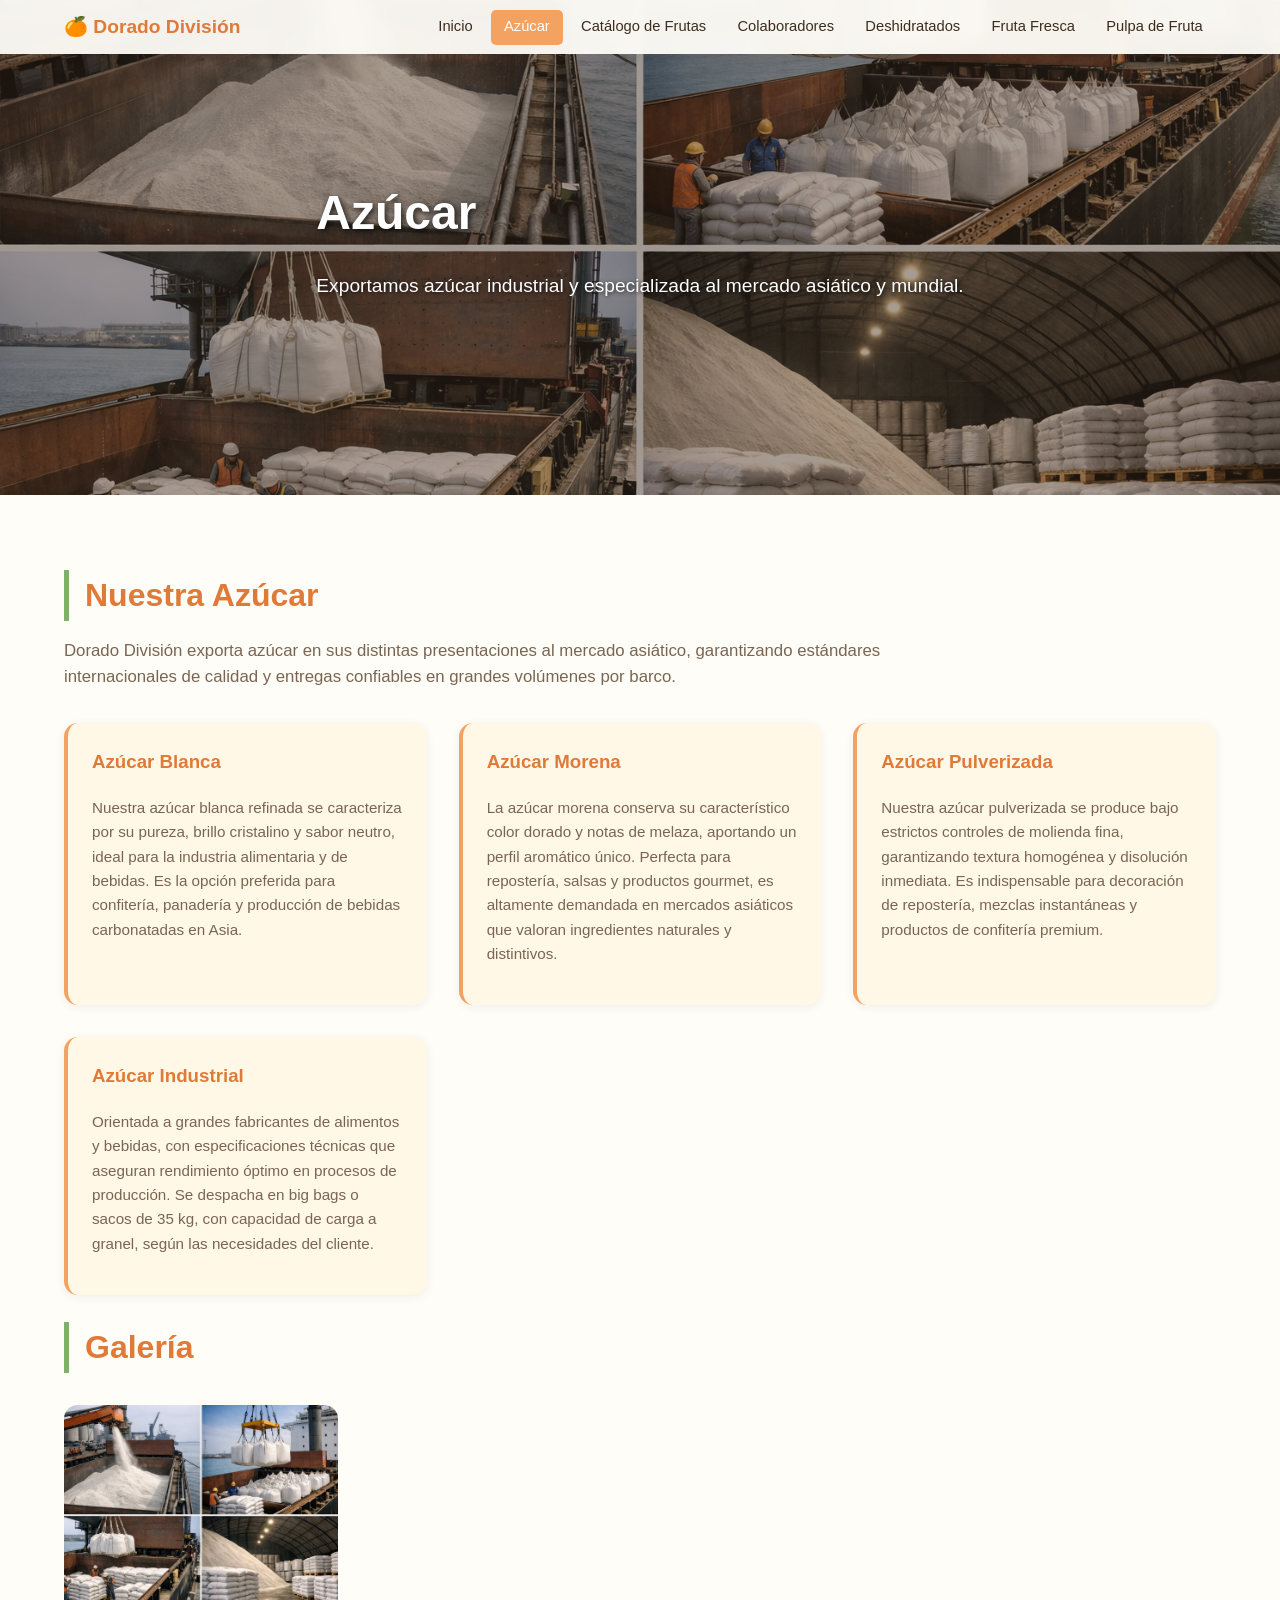
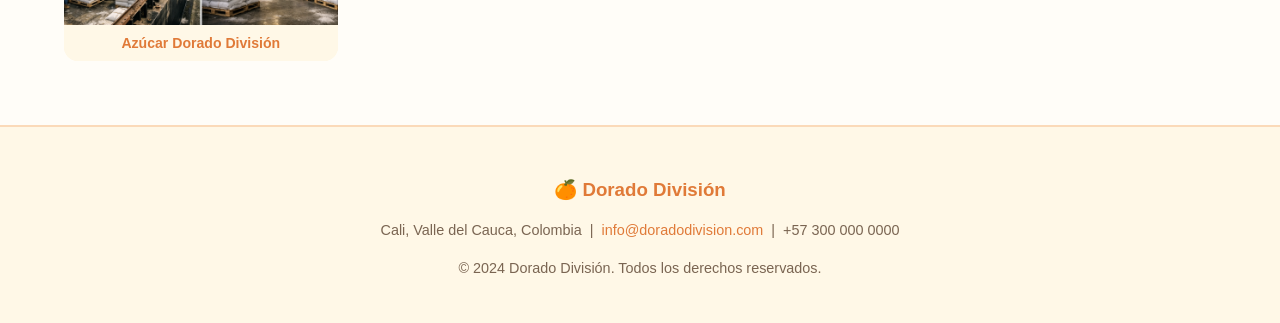
<file: azucar.html>
<!DOCTYPE html>
<html lang="es">
<head>
  <meta charset="UTF-8">
  <meta name="viewport" content="width=device-width, initial-scale=1.0">
  <title>Dorado División – Azúcar</title>
  <link rel="stylesheet" href="styles.css">
</head>
<body>

  <header>
    <div class="nav-inner">
      <span class="nav-logo">🍊 Dorado División</span>
      <button class="nav-toggle" aria-label="Abrir menú" onclick="this.nextElementSibling.classList.toggle('open')">&#9776;</button>
      <ul class="nav-links">
        <li><a href="index.html" class="nav-link">Inicio</a></li>
        <li><a href="azucar.html" class="nav-link active">Azúcar</a></li>
        <li><a href="catalogo.html" class="nav-link">Catálogo de Frutas</a></li>
        <li><a href="colaboradores.html" class="nav-link">Colaboradores</a></li>
        <li><a href="deshidratados.html" class="nav-link">Deshidratados</a></li>
        <li><a href="fresca.html" class="nav-link">Fruta Fresca</a></li>
        <li><a href="pulpa.html" class="nav-link">Pulpa de Fruta</a></li>
      </ul>
    </div>
  </header>

  <!-- Hero -->
  <section class="hero-static" style="background-image: url('contenido/Azucar/Copilot_20260421_114039.png');">
    <div class="hero-content">
      <h1>Azúcar</h1>
      <p>Exportamos azúcar industrial y especializada al mercado asiático y mundial.</p>
    </div>
  </section>

  <main>
    <section>
      <h2 class="section-title">Nuestra Azúcar</h2>
      <p class="section-text">Dorado División exporta azúcar en sus distintas presentaciones al mercado asiático, garantizando estándares internacionales de calidad y entregas confiables en grandes volúmenes por barco.</p>

      <div class="azucar-types">
        <div class="azucar-card">
          <h3>Azúcar Blanca</h3>
          <p>Nuestra azúcar blanca refinada se caracteriza por su pureza, brillo cristalino y sabor neutro, ideal para la industria alimentaria y de bebidas. Es la opción preferida para confitería, panadería y producción de bebidas carbonatadas en Asia.</p>
        </div>
        <div class="azucar-card">
          <h3>Azúcar Morena</h3>
          <p>La azúcar morena conserva su característico color dorado y notas de melaza, aportando un perfil aromático único. Perfecta para repostería, salsas y productos gourmet, es altamente demandada en mercados asiáticos que valoran ingredientes naturales y distintivos.</p>
        </div>
        <div class="azucar-card">
          <h3>Azúcar Pulverizada</h3>
          <p>Nuestra azúcar pulverizada se produce bajo estrictos controles de molienda fina, garantizando textura homogénea y disolución inmediata. Es indispensable para decoración de repostería, mezclas instantáneas y productos de confitería premium.</p>
        </div>
        <div class="azucar-card">
          <h3>Azúcar Industrial</h3>
          <p>Orientada a grandes fabricantes de alimentos y bebidas, con especificaciones técnicas que aseguran rendimiento óptimo en procesos de producción. Se despacha en big bags o sacos de 35 kg, con capacidad de carga a granel, según las necesidades del cliente.</p>
        </div>
      </div>
    </section>

    <!-- Galería -->
    <section>
      <h2 class="section-title">Galería</h2>
      <div class="gallery">
        <div class="gallery-item">
          <img src="contenido/Azucar/Copilot_20260421_114039.png" alt="Azúcar Dorado División">
          <div class="img-caption">Azúcar Dorado División</div>
        </div>
      </div>
    </section>
  </main>

  <footer>
    <p class="footer-brand">🍊 Dorado División</p>
    <p>Cali, Valle del Cauca, Colombia &nbsp;|&nbsp; <a href="mailto:info@doradodivision.com">info@doradodivision.com</a> &nbsp;|&nbsp; +57 300 000 0000</p>
    <p>&copy; 2024 Dorado División. Todos los derechos reservados.</p>
  </footer>

</body>
</html>
</file>
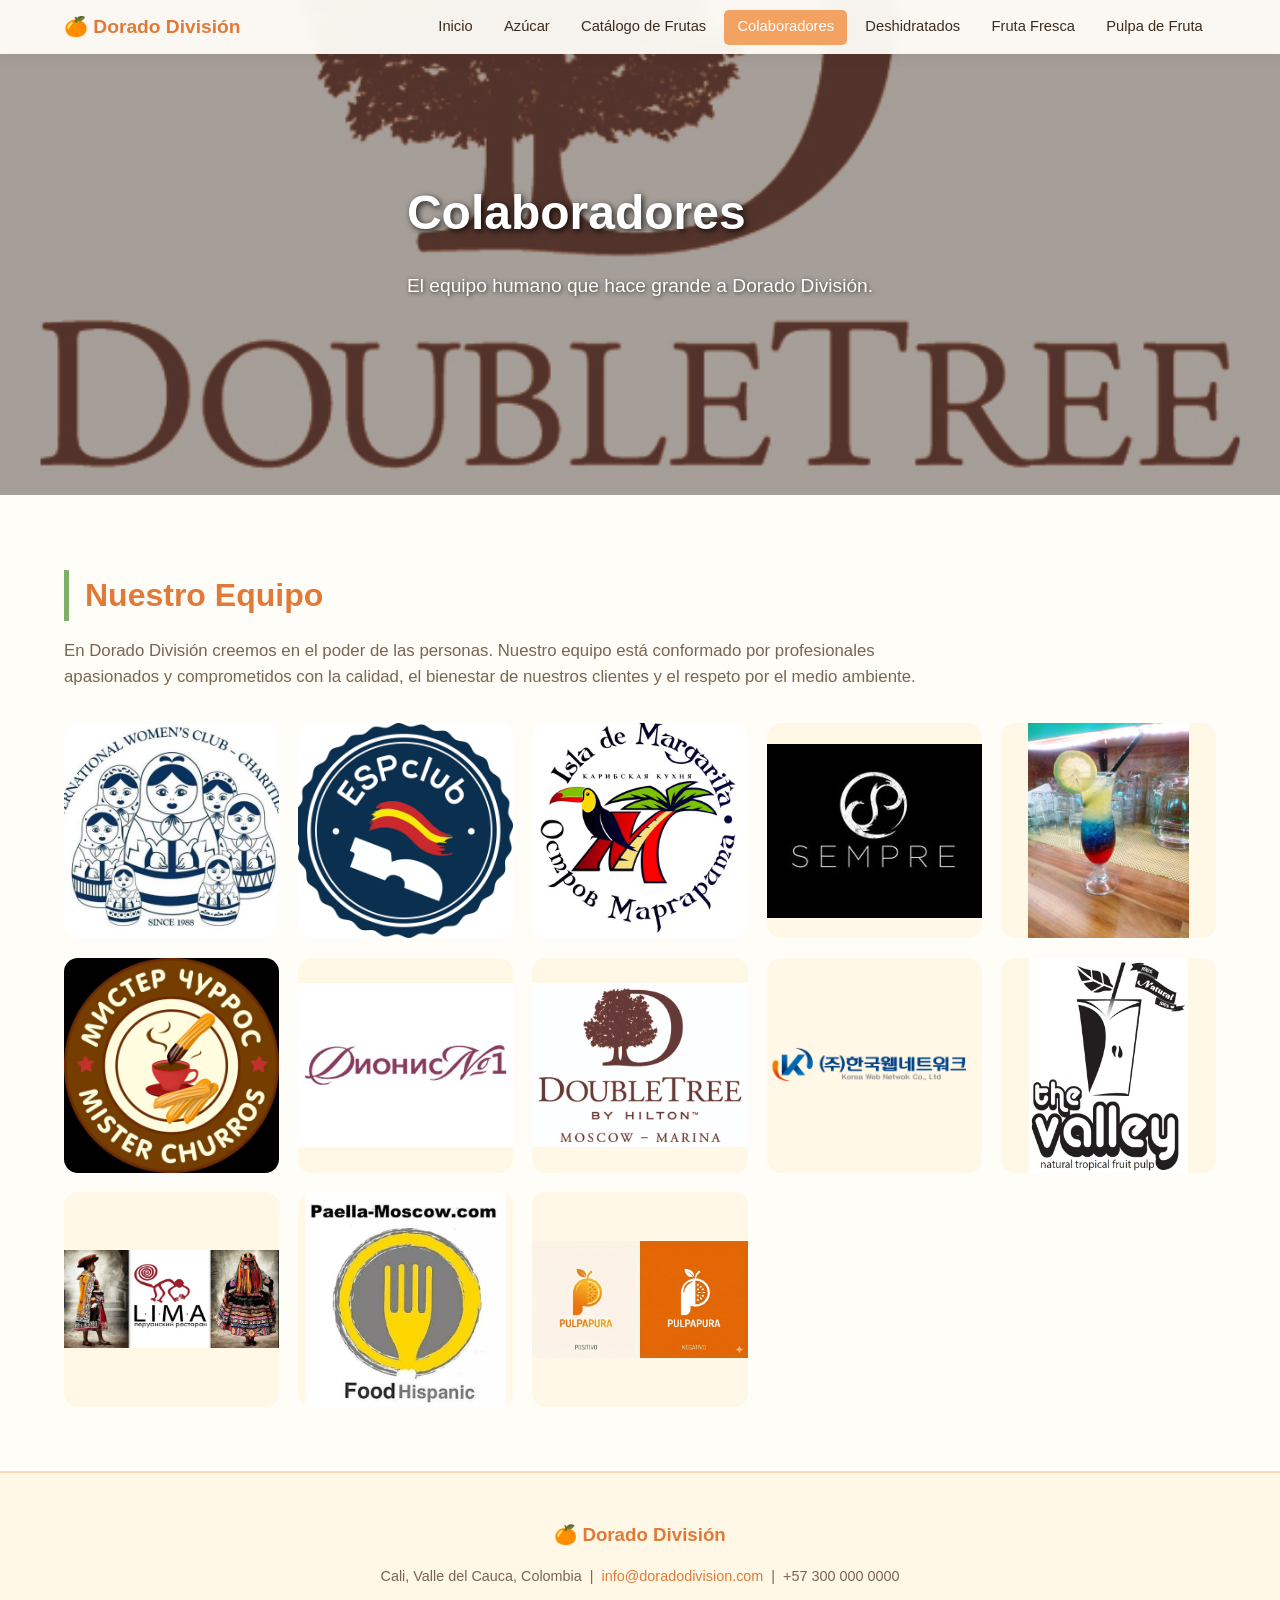
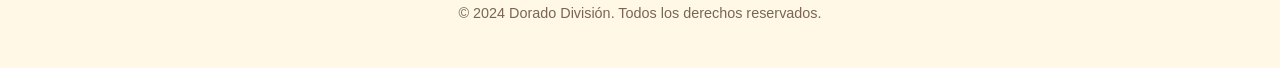
<file: colaboradores.html>
<!DOCTYPE html>
<html lang="es">
<head>
  <meta charset="UTF-8">
  <meta name="viewport" content="width=device-width, initial-scale=1.0">
  <title>Dorado División – Colaboradores</title>
  <link rel="stylesheet" href="styles.css">
</head>
<body>

  <header>
    <div class="nav-inner">
      <span class="nav-logo">🍊 Dorado División</span>
      <button class="nav-toggle" aria-label="Abrir menú" onclick="this.nextElementSibling.classList.toggle('open')">&#9776;</button>
      <ul class="nav-links">
        <li><a href="index.html" class="nav-link">Inicio</a></li>
        <li><a href="azucar.html" class="nav-link">Azúcar</a></li>
        <li><a href="catalogo.html" class="nav-link">Catálogo de Frutas</a></li>
        <li><a href="colaboradores.html" class="nav-link active">Colaboradores</a></li>
        <li><a href="deshidratados.html" class="nav-link">Deshidratados</a></li>
        <li><a href="fresca.html" class="nav-link">Fruta Fresca</a></li>
        <li><a href="pulpa.html" class="nav-link">Pulpa de Fruta</a></li>
      </ul>
    </div>
  </header>

  <section class="hero-static" style="background-image: url('contenido/colaboradores/hot3558-1.jpg');">
    <div class="hero-content">
      <h1>Colaboradores</h1>
      <p>El equipo humano que hace grande a Dorado División.</p>
    </div>
  </section>

  <main>
    <section>
      <h2 class="section-title">Nuestro Equipo</h2>
      <p class="section-text">En Dorado División creemos en el poder de las personas. Nuestro equipo está conformado por profesionales apasionados y comprometidos con la calidad, el bienestar de nuestros clientes y el respeto por el medio ambiente.</p>

      <div class="team-grid">
        <div class="team-card">
          <img src="contenido/colaboradores/14330136_1091931480854633_6982938194713982556_n.jpg" alt="Colaborador Dorado División">
        </div>
        <div class="team-card">
          <img src="contenido/colaboradores/16298527_1060734087405854_307860191076233358_n.png" alt="Colaborador Dorado División">
        </div>
        <div class="team-card">
          <img src="contenido/colaboradores/189563741_AgwBmdsYaMdGMFsxbYdHpFd1i5SfEDFtCj9M_9x4FlI.jpg" alt="Colaborador Dorado División">
        </div>
        <div class="team-card">
          <img src="contenido/colaboradores/2110723.jpeg" alt="Colaborador Dorado División">
        </div>
        <div class="team-card">
          <img src="contenido/colaboradores/21768625_10155691550963374_5976064727322029296_o.jpg" alt="Colaborador Dorado División">
        </div>
        <div class="team-card">
          <img src="contenido/colaboradores/23517699_10213969155558078_6653958837246254043_n.jpg" alt="Colaborador Dorado División">
        </div>
        <div class="team-card">
          <img src="contenido/colaboradores/dionis_1.jpg" alt="Colaborador Dorado División">
        </div>
        <div class="team-card">
          <img src="contenido/colaboradores/hot3558-1.jpg" alt="Colaborador Dorado División">
        </div>
        <div class="team-card">
          <img src="contenido/colaboradores/logo_1.png" alt="Colaborador Dorado División">
        </div>
        <div class="team-card">
          <img src="contenido/colaboradores/Screenshot_1.jpg" alt="Colaborador Dorado División">
        </div>
        <div class="team-card">
          <img src="contenido/colaboradores/Screenshot_2.jpg" alt="Colaborador Dorado División">
        </div>
        <div class="team-card">
          <img src="contenido/colaboradores/Screenshot_3.jpg" alt="Colaborador Dorado División">
        </div>
        <div class="team-card">
          <img src="contenido/colaboradores/WhatsApp Image 2026-04-23 at 3.21.46 PM.jpeg" alt="Colaborador Dorado División">
        </div>
      </div>
    </section>
  </main>

  <footer>
    <p class="footer-brand">🍊 Dorado División</p>
    <p>Cali, Valle del Cauca, Colombia &nbsp;|&nbsp; <a href="mailto:info@doradodivision.com">info@doradodivision.com</a> &nbsp;|&nbsp; +57 300 000 0000</p>
    <p>&copy; 2024 Dorado División. Todos los derechos reservados.</p>
  </footer>

</body>
</html>
</file>
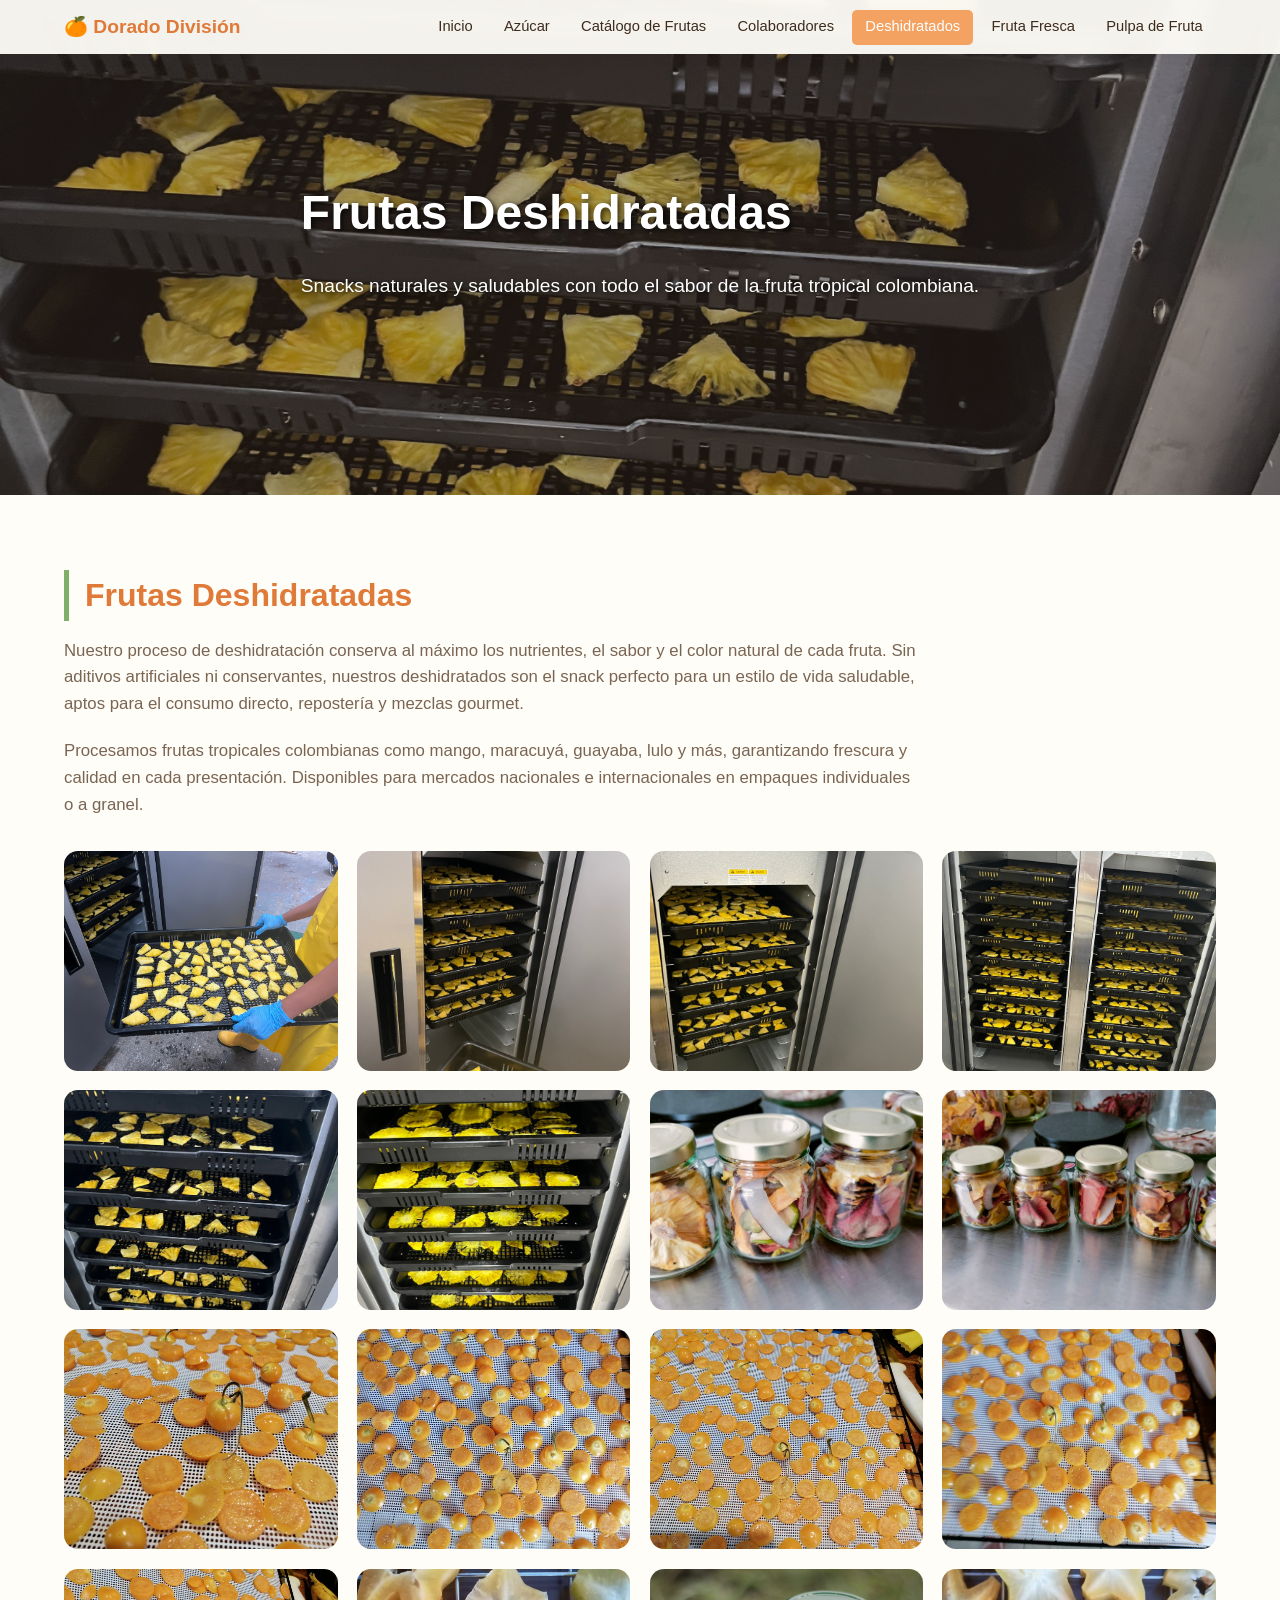
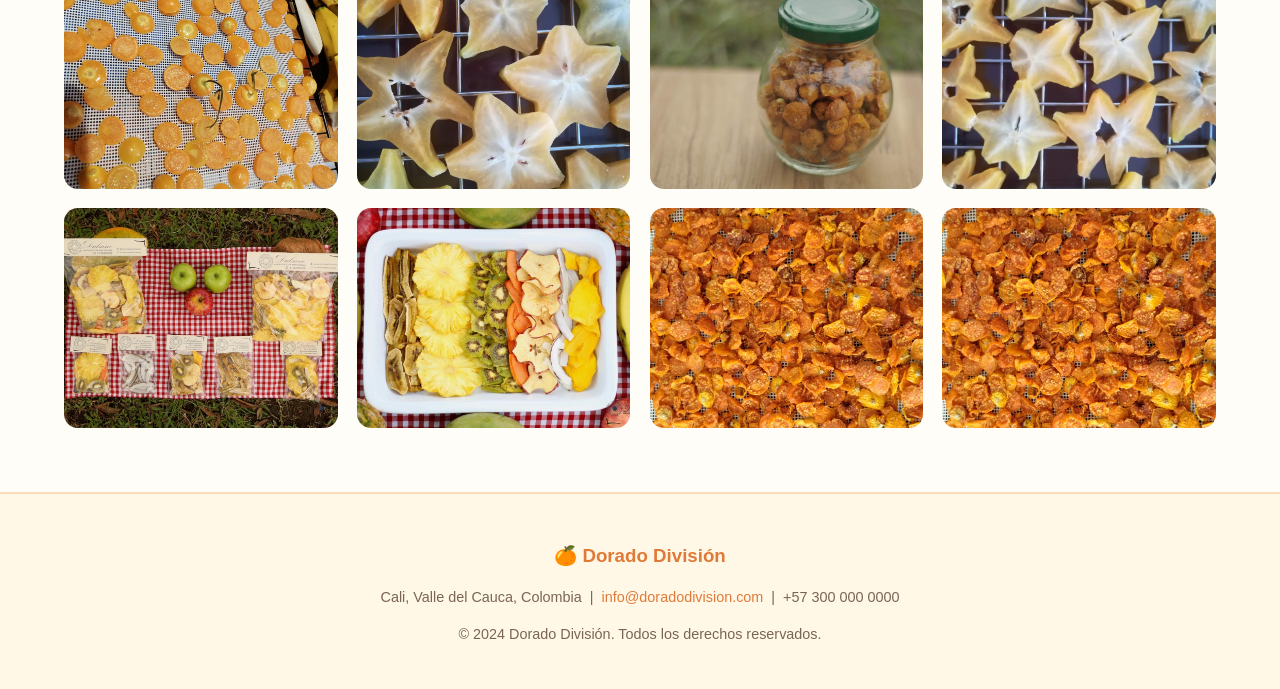
<file: deshidratados.html>
<!DOCTYPE html>
<html lang="es">
<head>
  <meta charset="UTF-8">
  <meta name="viewport" content="width=device-width, initial-scale=1.0">
  <title>Dorado División – Deshidratados</title>
  <link rel="stylesheet" href="styles.css">
</head>
<body>

  <header>
    <div class="nav-inner">
      <span class="nav-logo">🍊 Dorado División</span>
      <button class="nav-toggle" aria-label="Abrir menú" onclick="this.nextElementSibling.classList.toggle('open')">&#9776;</button>
      <ul class="nav-links">
        <li><a href="index.html" class="nav-link">Inicio</a></li>
        <li><a href="azucar.html" class="nav-link">Azúcar</a></li>
        <li><a href="catalogo.html" class="nav-link">Catálogo de Frutas</a></li>
        <li><a href="colaboradores.html" class="nav-link">Colaboradores</a></li>
        <li><a href="deshidratados.html" class="nav-link active">Deshidratados</a></li>
        <li><a href="fresca.html" class="nav-link">Fruta Fresca</a></li>
        <li><a href="pulpa.html" class="nav-link">Pulpa de Fruta</a></li>
      </ul>
    </div>
  </header>

  <!-- Hero -->
  <section class="hero-static" style="background-image: url('contenido/deshidratados/IMG_1014.JPG');">
    <div class="hero-content">
      <h1>Frutas Deshidratadas</h1>
      <p>Snacks naturales y saludables con todo el sabor de la fruta tropical colombiana.</p>
    </div>
  </section>

  <main>
    <section>
      <h2 class="section-title">Frutas Deshidratadas</h2>
      <p class="section-text">Nuestro proceso de deshidratación conserva al máximo los nutrientes, el sabor y el color natural de cada fruta. Sin aditivos artificiales ni conservantes, nuestros deshidratados son el snack perfecto para un estilo de vida saludable, aptos para el consumo directo, repostería y mezclas gourmet.</p>
      <p class="section-text">Procesamos frutas tropicales colombianas como mango, maracuyá, guayaba, lulo y más, garantizando frescura y calidad en cada presentación. Disponibles para mercados nacionales e internacionales en empaques individuales o a granel.</p>
      <!-- TODO: reemplazar con texto real si existe más contenido específico -->

      <div class="gallery">
        <div class="gallery-item">
          <img src="contenido/deshidratados/IMG_0997.JPG" alt="Fruta deshidratada Dorado División">
        </div>
        <div class="gallery-item">
          <img src="contenido/deshidratados/IMG_0998.JPG" alt="Fruta deshidratada Dorado División">
        </div>
        <div class="gallery-item">
          <img src="contenido/deshidratados/IMG_0999.JPG" alt="Fruta deshidratada Dorado División">
        </div>
        <div class="gallery-item">
          <img src="contenido/deshidratados/IMG_1003.JPG" alt="Fruta deshidratada Dorado División">
        </div>
        <div class="gallery-item">
          <img src="contenido/deshidratados/IMG_1014.JPG" alt="Fruta deshidratada Dorado División">
        </div>
        <div class="gallery-item">
          <img src="contenido/deshidratados/IMG_9705.JPG" alt="Fruta deshidratada Dorado División">
        </div>
        <div class="gallery-item">
          <img src="contenido/deshidratados/PHOTO-2023-07-14-12-49-36.jpg" alt="Fruta deshidratada Dorado División">
        </div>
        <div class="gallery-item">
          <img src="contenido/deshidratados/PHOTO-2023-07-14-12-49-37.jpg" alt="Fruta deshidratada Dorado División">
        </div>
        <div class="gallery-item">
          <img src="contenido/deshidratados/PHOTO-2023-12-01-11-12-50.jpg" alt="Fruta deshidratada Dorado División">
        </div>
        <div class="gallery-item">
          <img src="contenido/deshidratados/PHOTO-2023-12-01-11-12-53 (1) (1).jpg" alt="Fruta deshidratada Dorado División">
        </div>
        <div class="gallery-item">
          <img src="contenido/deshidratados/PHOTO-2023-12-01-11-12-53 (1).jpg" alt="Fruta deshidratada Dorado División">
        </div>
        <div class="gallery-item">
          <img src="contenido/deshidratados/PHOTO-2023-12-01-11-12-53 (2).jpg" alt="Fruta deshidratada Dorado División">
        </div>
        <div class="gallery-item">
          <img src="contenido/deshidratados/PHOTO-2023-12-01-11-12-53.jpg" alt="Fruta deshidratada Dorado División">
        </div>
        <div class="gallery-item">
          <img src="contenido/deshidratados/PHOTO-2023-12-01-11-27-12 (3).jpg" alt="Fruta deshidratada Dorado División">
        </div>
        <div class="gallery-item">
          <img src="contenido/deshidratados/PHOTO-2023-12-01-11-27-13 (3).jpg" alt="Fruta deshidratada Dorado División">
        </div>
        <div class="gallery-item">
          <img src="contenido/deshidratados/PHOTO-2023-12-01-11-27-13.jpg" alt="Fruta deshidratada Dorado División">
        </div>
        <div class="gallery-item">
          <img src="contenido/deshidratados/PHOTO-2023-12-01-11-27-14 (1).jpg" alt="Fruta deshidratada Dorado División">
        </div>
        <div class="gallery-item">
          <img src="contenido/deshidratados/PHOTO-2023-12-01-11-27-14.jpg" alt="Fruta deshidratada Dorado División">
        </div>
        <div class="gallery-item">
          <img src="contenido/deshidratados/PHOTO-2023-12-06-10-14-12.jpg" alt="Fruta deshidratada Dorado División">
        </div>
        <div class="gallery-item">
          <img src="contenido/deshidratados/PHOTO-2023-12-06-10-15-27.jpg" alt="Fruta deshidratada Dorado División">
        </div>
      </div>
    </section>
  </main>

  <footer>
    <p class="footer-brand">🍊 Dorado División</p>
    <p>Cali, Valle del Cauca, Colombia &nbsp;|&nbsp; <a href="mailto:info@doradodivision.com">info@doradodivision.com</a> &nbsp;|&nbsp; +57 300 000 0000</p>
    <p>&copy; 2024 Dorado División. Todos los derechos reservados.</p>
  </footer>

</body>
</html>
</file>
<file: styles.css>
/* ============================================================
   Dorado División – Estilos compartidos
   Paleta: fresca y amigable para marca de alimentos
   ============================================================ */

/* ---------- Variables de color ---------- */
:root {
  --color-bg:           #FFFDF8;   /* fondo principal crema */
  --color-bg-card:      #FFF8E7;   /* tarjetas y secciones secundarias */
  --color-bg-nav:       rgba(255, 253, 248, 0.95);
  --color-bg-nav-mobile: rgba(255, 253, 248, 0.98);
  --color-text:         #3D2C1E;   /* marrón oscuro cálido – texto principal */
  --color-text-muted:   #7A6552;   /* marrón medio – texto secundario */
  --color-primary:      #F4A261;   /* naranja durazno – acento principal */
  --color-primary-dark: #E07A38;   /* durazno oscuro – hover / activo */
  --color-accent:       #7FB069;   /* verde menta fresco – acento secundario */
  --color-border:       rgba(244, 162, 97, 0.35);
  --color-shadow:       rgba(244, 162, 97, 0.30);
}

/* ---------- Reset & base ---------- */
*, *::before, *::after { box-sizing: border-box; }

body {
  margin: 0;
  font-family: 'Segoe UI', Arial, sans-serif;
  color: var(--color-text);
  background-color: var(--color-bg);
  line-height: 1.6;
}

a { color: inherit; text-decoration: none; }

img { display: block; max-width: 100%; }

/* ---------- Header / Nav ---------- */
header {
  position: fixed;
  top: 0;
  left: 0;
  width: 100%;
  z-index: 1000;
  background: var(--color-bg-nav);
  backdrop-filter: blur(6px);
  box-shadow: 0 2px 12px rgba(61, 44, 30, 0.10);
}

.nav-inner {
  display: flex;
  align-items: center;
  justify-content: space-between;
  max-width: 1200px;
  margin: 0 auto;
  padding: 0.6em 1.5em;
}

.nav-logo {
  font-size: 1.2em;
  font-weight: 700;
  color: var(--color-primary-dark);
  white-space: nowrap;
}

.nav-links {
  display: flex;
  flex-wrap: wrap;
  gap: 0.3em;
  list-style: none;
  margin: 0;
  padding: 0;
}

.nav-link {
  display: inline-block;
  padding: 0.4em 0.9em;
  border-radius: 5px;
  font-size: 0.92em;
  color: var(--color-text);
  transition: background-color 0.25s, color 0.25s;
}

.nav-link:hover,
.nav-link.active {
  background-color: var(--color-primary);
  color: #fff;
}

/* Mobile nav toggle (pure CSS) */
.nav-toggle {
  display: none;
  background: none;
  border: 2px solid var(--color-primary);
  color: var(--color-primary-dark);
  font-size: 1.4em;
  padding: 0.15em 0.5em;
  cursor: pointer;
  border-radius: 5px;
  line-height: 1;
}

/* ---------- Hero / Carousel ---------- */
.hero {
  height: 100vh;
  min-height: 400px;
  position: relative;
  display: flex;
  align-items: center;
  background-size: cover;
  background-position: center;
  animation: slideShow 30s infinite;
}

@keyframes slideShow {
  0%   { background-image: url('contenido/Fruta fresca/2019-04-25 12.49.27.jpg'); }
  20%  { background-image: url('contenido/Azucar/Copilot_20260421_114039.png'); }
  40%  { background-image: url('contenido/Catalogo de frutas/GUANABANA.jpg'); }
  60%  { background-image: url('contenido/deshidratados/IMG_1014.JPG'); }
  80%  { background-image: url('contenido/pulpa de fruta/guanabana yogur.jpg'); }
  100% { background-image: url('contenido/Fruta fresca/2019-04-25 12.50.46.jpg'); }
}

.hero::before {
  content: '';
  position: absolute;
  inset: 0;
  background: rgba(61, 44, 30, 0.35);
}

/* Static hero for secondary pages */
.hero-static {
  height: 55vh;
  min-height: 280px;
  position: relative;
  display: flex;
  align-items: center;
  background-size: cover;
  background-position: center;
}

.hero-static::before {
  content: '';
  position: absolute;
  inset: 0;
  background: rgba(61, 44, 30, 0.45);
}

.hero-content {
  position: relative;
  z-index: 2;
  max-width: 1200px;
  margin: 0 auto;
  padding: 0 1.5em;
}

.hero-content h1 {
  font-size: 3em;
  margin: 0 0 0.3em;
  color: #fff;
  text-shadow: 2px 2px 6px rgba(0,0,0,0.8);
}

.hero-content p {
  font-size: 1.2em;
  max-width: 700px;
  color: #fff;
  text-shadow: 1px 1px 4px rgba(0,0,0,0.7);
}

/* ---------- Main content wrapper ---------- */
main {
  max-width: 1200px;
  margin: 0 auto;
  padding: 3em 1.5em 4em;
}

/* ---------- Section headings ---------- */
.section-title {
  font-size: 2em;
  color: var(--color-primary-dark);
  margin-bottom: 0.4em;
  border-left: 5px solid var(--color-accent);
  padding-left: 0.5em;
}

.section-text {
  font-size: 1.05em;
  max-width: 860px;
  margin-bottom: 1.2em;
  color: var(--color-text-muted);
  white-space: pre-line;
}

/* ---------- ¿Quiénes somos? layout con logo ---------- */
.quienes-somos-grid {
  display: grid;
  grid-template-columns: 1.6fr 1fr;
  gap: 2.5em;
  align-items: center;
  margin-bottom: 3em;
}

.quienes-logo {
  display: flex;
  align-items: center;
  justify-content: center;
  padding: 1em;
}

.quienes-logo img {
  width: 100%;
  max-width: 380px;
  height: auto;
  background: #fff;
  border-radius: 16px;
  padding: 1.2em;
  box-shadow: 0 4px 18px var(--color-shadow);
}

.sedes-info {
  margin-top: 1.5em;
  padding-top: 1.2em;
  border-top: 2px solid var(--color-border);
}

.sedes-info .section-text strong {
  color: var(--color-primary-dark);
}

/* ---------- Category cards (index) ---------- */
.categories {
  display: flex;
  flex-wrap: wrap;
  gap: 1.2em;
  justify-content: center;
  margin-top: 2em;
}

.category-card {
  display: flex;
  flex-direction: column;
  align-items: center;
  justify-content: center;
  width: 180px;
  min-height: 100px;
  background: var(--color-primary);
  padding: 1.2em;
  color: #fff;
  text-align: center;
  border-radius: 16px;
  font-weight: 700;
  font-size: 1em;
  transition: transform 0.25s, box-shadow 0.25s;
}

.category-card:hover {
  transform: scale(1.08);
  box-shadow: 0 8px 24px var(--color-shadow);
}

.category-card .cat-icon {
  font-size: 2em;
  margin-bottom: 0.3em;
}

/* ---------- Image gallery grid ---------- */
.gallery {
  display: grid;
  grid-template-columns: repeat(auto-fill, minmax(240px, 1fr));
  gap: 1.2em;
  margin-top: 2em;
}

.gallery-item {
  border-radius: 14px;
  overflow: hidden;
  background: var(--color-bg-card);
  position: relative;
  transition: transform 0.25s, box-shadow 0.25s;
}

.gallery-item:hover {
  transform: scale(1.03);
  box-shadow: 0 8px 28px var(--color-shadow);
}

.gallery-item img {
  width: 100%;
  height: 220px;
  object-fit: cover;
  display: block;
}

.gallery-item .img-caption {
  padding: 0.5em 0.8em;
  font-size: 0.88em;
  color: var(--color-primary-dark);
  background: var(--color-bg-card);
  text-align: center;
  font-weight: 600;
}

/* ---------- Colaboradores / Team cards ---------- */
.team-grid {
  display: grid;
  grid-template-columns: repeat(auto-fill, minmax(180px, 1fr));
  gap: 1.2em;
  margin-top: 2em;
}

.team-card {
  background: var(--color-bg-card);
  border-radius: 14px;
  overflow: hidden;
  text-align: center;
  aspect-ratio: 1 / 1;
  display: flex;
  align-items: center;
  justify-content: center;
  transition: transform 0.25s, box-shadow 0.25s;
}

.team-card:hover {
  transform: translateY(-5px);
  box-shadow: 0 8px 28px var(--color-shadow);
}

.team-card img {
  width: 100%;
  height: 100%;
  object-fit: contain;
  background: var(--color-bg-card);
}

/* ---------- Azucar sub-types ---------- */
.azucar-types {
  display: grid;
  grid-template-columns: repeat(auto-fill, minmax(280px, 1fr));
  gap: 2em;
  margin-top: 2em;
}

.azucar-card {
  background: var(--color-bg-card);
  border-radius: 14px;
  padding: 1.5em;
  border-left: 4px solid var(--color-primary);
  box-shadow: 0 2px 10px rgba(61, 44, 30, 0.07);
}

.azucar-card h3 {
  color: var(--color-primary-dark);
  margin-top: 0;
}

.azucar-card p {
  color: var(--color-text-muted);
  font-size: 0.95em;
}

/* ---------- Footer ---------- */
footer {
  background-color: var(--color-bg-card);
  border-top: 2px solid var(--color-border);
  text-align: center;
  padding: 2em 1.5em;
  color: var(--color-text-muted);
  font-size: 0.9em;
}

footer .footer-brand {
  font-size: 1.3em;
  font-weight: 700;
  color: var(--color-primary-dark);
  margin-bottom: 0.4em;
}

footer a {
  color: var(--color-primary-dark);
}

footer a:hover {
  text-decoration: underline;
}

/* ---------- Responsive ---------- */
@media (max-width: 900px) {
  .quienes-somos-grid {
    grid-template-columns: 1fr;
    gap: 1.5em;
  }
  .quienes-logo img { max-width: 280px; }
}

@media (max-width: 768px) {
  .nav-toggle { display: block; }

  .nav-links {
    display: none;
    flex-direction: column;
    width: 100%;
    padding: 0.5em 0 1em;
    background: var(--color-bg-nav-mobile);
  }

  .nav-links.open { display: flex; }

  .nav-inner { flex-wrap: wrap; }

  .hero-content h1 { font-size: 2em; }
  .hero-static { height: 40vh; }

  .gallery {
    grid-template-columns: repeat(auto-fill, minmax(150px, 1fr));
  }

  .gallery-item img { height: 160px; }

  .categories { gap: 0.8em; }
  .category-card { width: 140px; font-size: 0.9em; }

  .azucar-types { grid-template-columns: 1fr; }
  .team-grid { grid-template-columns: repeat(auto-fill, minmax(140px, 1fr)); gap: 0.8em; }

  .section-title { font-size: 1.5em; }
}
</file>
